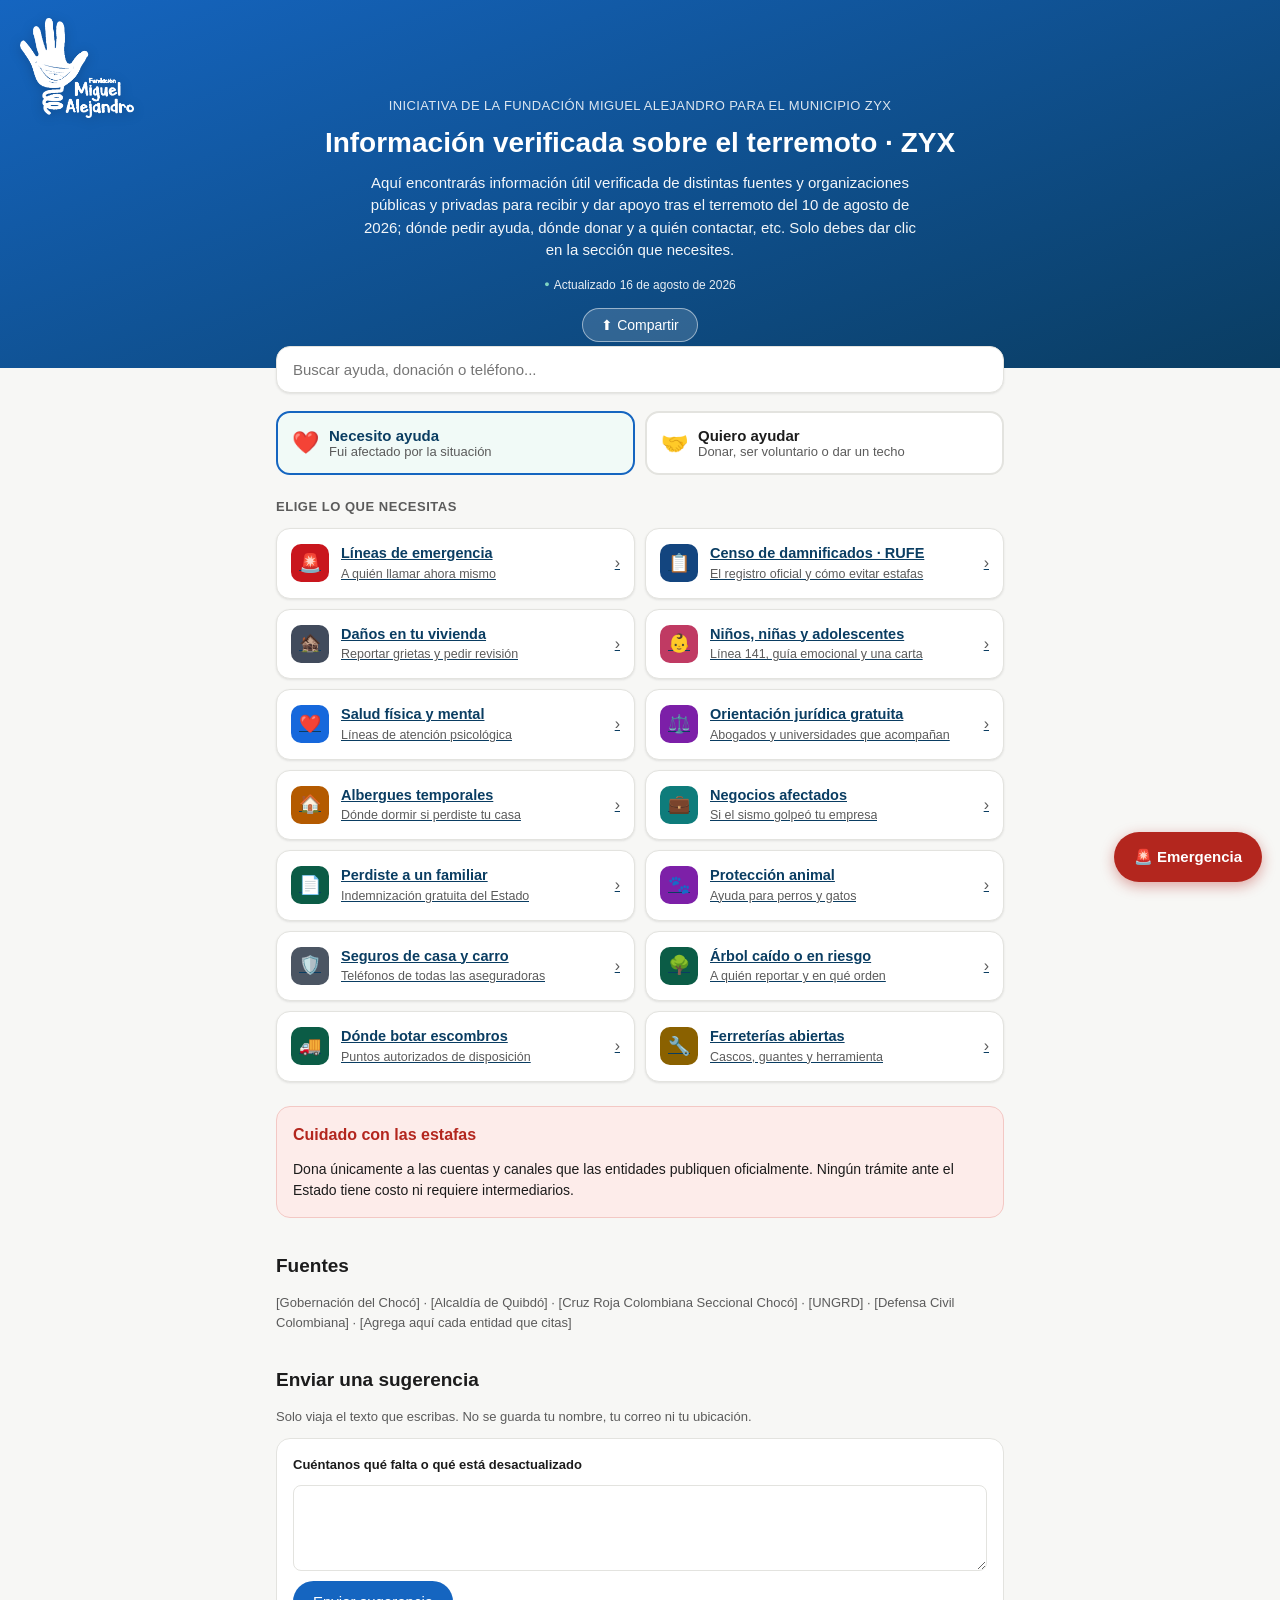
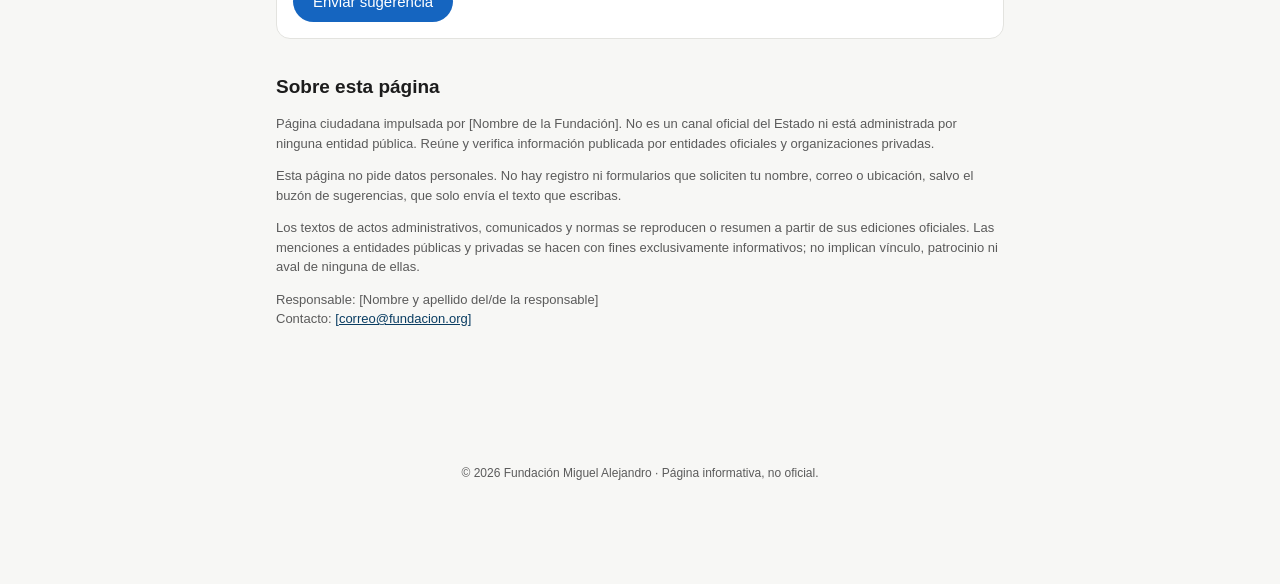
<file: index.html>
<!DOCTYPE html>
<html lang="es">
<head>
<meta charset="UTF-8" />
<meta name="viewport" content="width=device-width, initial-scale=1, viewport-fit=cover" />
<meta name="theme-color" content="#0a3d62" />
<title>Información verificada sobre el terremoto · Chocó</title>
<meta id="meta-description" name="description" content="Información verificada sobre el terremoto en Chocó." />
<meta property="og:type" content="website" />
<meta id="meta-og-title" property="og:title" content="Información verificada sobre el terremoto · Chocó" />
<meta id="meta-og-description" property="og:description" content="Dónde pedir ayuda, dónde donar y a quién llamar, con la fuente de cada dato." />
<link rel="icon" href="data:image/svg+xml,<svg xmlns='http://www.w3.org/2000/svg' viewBox='0 0 100 100'><rect width='100' height='100' rx='22' fill='%230a3d62'/><path d='M12 55h13l8-27 12 45 10-31 7 13h26' fill='none' stroke='%23fff' stroke-width='8' stroke-linejoin='round' stroke-linecap='round'/></svg>" />
<link rel="stylesheet" href="styles.css" />
</head>
<body>

<header class="cabecera">
  <img id="logo-fundacion" class="logo-fundacion" src="" alt="Logo de la fundación" hidden />
  <p class="etiqueta" id="etiqueta-fundacion">Iniciativa de [Nombre de la Fundación]</p>
  <h1 id="titulo-principal">Información verificada</h1>
  <p class="descripcion" id="descripcion-larga"></p>
  <p class="meta-actualizado">
    <span class="punto-verde">●</span>
    Actualizado <span id="fecha-corte"></span>
    <span id="separador-en-linea"> · </span>
    <span id="en-linea"></span>
  </p>
  <button id="btn-compartir" class="btn-compartir" type="button">⬆ Compartir</button>
</header>

<main>

  <div class="buscador-wrap">
    <input type="search" id="buscador" class="buscador" placeholder="Buscar ayuda, donación o teléfono..." />
  </div>

  <!-- ===================== VISTA: CUADRÍCULA ===================== -->
  <div id="vista-grid">

    <div class="tarjetas-modo">
      <button class="tarjeta-modo activa" id="modo-necesito" type="button" data-grupo="necesito">
        <span class="tarjeta-modo-icono">❤️</span>
        <span class="tarjeta-modo-texto">
          <strong>Necesito ayuda</strong>
          <span>Fui afectado por la situación</span>
        </span>
      </button>
      <button class="tarjeta-modo" id="modo-ayudar" type="button" data-grupo="ayudar">
        <span class="tarjeta-modo-icono">🤝</span>
        <span class="tarjeta-modo-texto">
          <strong>Quiero ayudar</strong>
          <span>Donar, ser voluntario o dar un techo</span>
        </span>
      </button>
    </div>

    <h2 class="titulo-elige">ELIGE LO QUE NECESITAS</h2>
    <div class="grid-categorias" id="grid-categorias"></div>
    <p class="sin-resultados" id="sin-resultados" hidden>No encontramos nada con ese término. Prueba con otra palabra.</p>
  </div>

  <!-- ===================== VISTA: DETALLE DE CATEGORÍA ===================== -->
  <div id="vista-detalle" hidden>
    <button id="btn-regresar" class="btn-regresar" type="button">‹ Regresar</button>
    <div class="detalle-encabezado">
      <span id="detalle-icono" class="detalle-icono"></span>
      <div>
        <h2 id="detalle-titulo"></h2>
        <p id="detalle-subtitulo" class="detalle-subtitulo"></p>
      </div>
    </div>
    <div id="detalle-items" class="detalle-items"></div>
    <p class="detalle-meta" id="detalle-meta"></p>
  </div>

  <section class="seccion-aviso" id="seccion-aviso-estafas">
    <h2>Cuidado con las estafas</h2>
    <p id="texto-aviso-estafas"></p>
  </section>

  <section class="seccion-fuentes">
    <h2>Fuentes</h2>
    <p id="texto-fuentes"></p>
  </section>

  <section class="seccion-sugerencia">
    <h2>Enviar una sugerencia</h2>
    <p id="texto-ayuda-formulario" class="ayuda-toque"></p>

    <!-- Formulario ESTÁTICO para que Netlify Forms lo detecte al desplegar -->
    <form
      name="sugerencias-choco"
      method="POST"
      data-netlify="true"
      netlify-honeypot="empresa"
      action="/gracias.html"
      class="formulario"
    >
      <input type="hidden" name="form-name" value="sugerencias-choco" />
      <p class="campo-oculto">
        <label>No llenar este campo: <input name="empresa" /></label>
      </p>
      <label for="mensaje">Cuéntanos qué falta o qué está desactualizado</label>
      <textarea id="mensaje" name="mensaje" maxlength="600" rows="4" required></textarea>
      <button type="submit" class="btn-primario">Enviar sugerencia</button>
    </form>
  </section>

  <section class="seccion-sobre" aria-labelledby="h-sobre">
    <h2 id="h-sobre">Sobre esta página</h2>
    <p id="texto-sobre-pagina"></p>
    <p id="texto-privacidad"></p>
    <p id="texto-derechos-autor"></p>
    <p class="responsables">
      Responsable: <span id="texto-responsables"></span><br />
      Contacto: <a id="link-contacto" href="#"></a>
    </p>
  </section>

</main>

<footer class="pie">
  <p id="pie-fundacion"></p>
</footer>

<!-- Botón flotante de emergencia: navega directo a #emergencias -->
<a id="btn-emergencia-flotante" class="btn-emergencia-flotante" href="#emergencias">
  🚨 Emergencia
</a>


<script src="contenido.js"></script>
<script src="app.js"></script>
</body>
</html>
</file>
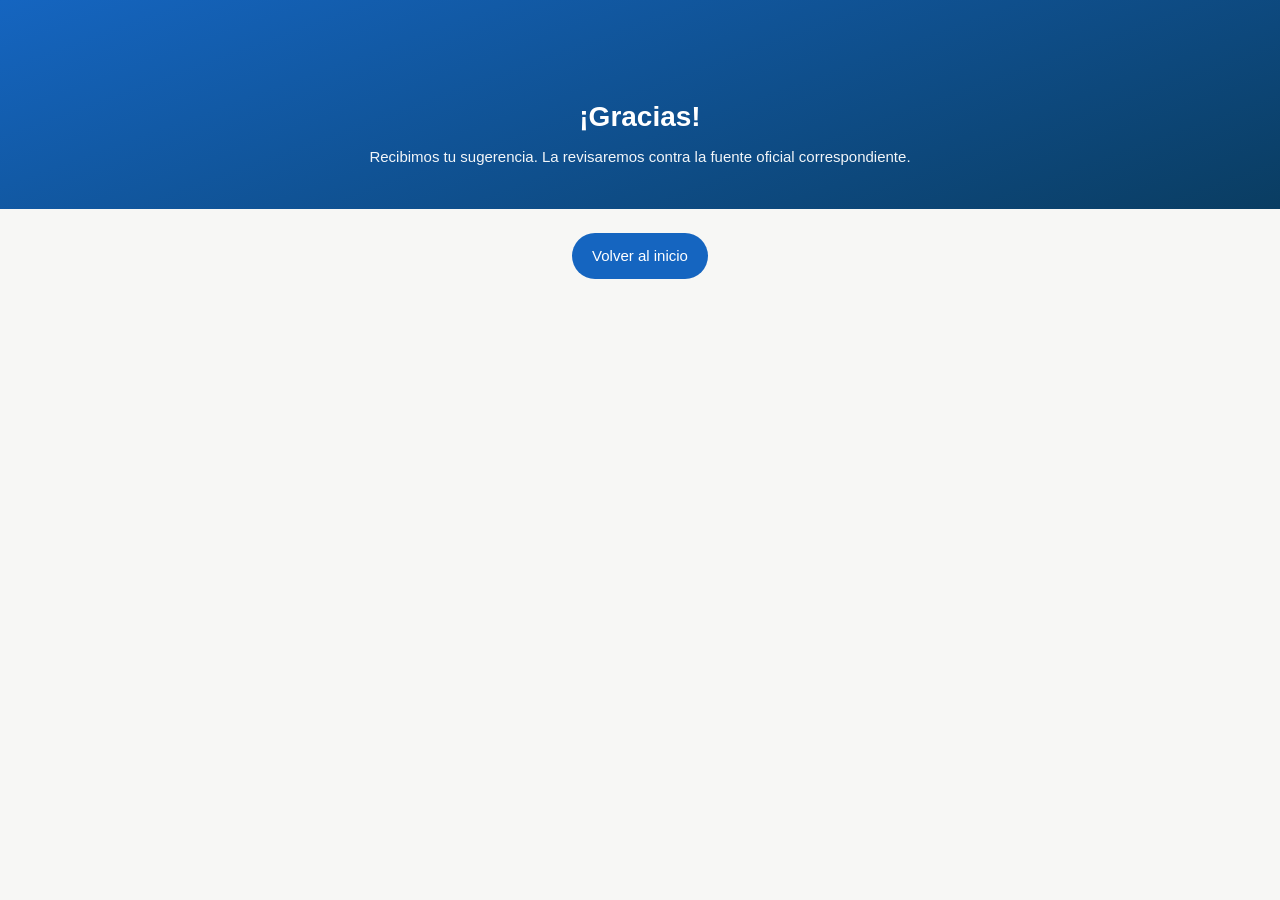
<file: gracias.html>
<!DOCTYPE html>
<html lang="es">
<head>
<meta charset="UTF-8" />
<meta name="viewport" content="width=device-width, initial-scale=1" />
<title>Gracias · Información verificada Chocó</title>
<link rel="stylesheet" href="styles.css" />
</head>
<body>
  <header class="cabecera">
    <h1>¡Gracias!</h1>
    <p class="descripcion">Recibimos tu sugerencia. La revisaremos contra la fuente oficial correspondiente.</p>
  </header>
  <main style="text-align:center; padding-top:24px;">
    <a href="/" class="btn-primario" style="display:inline-block; text-decoration:none;">Volver al inicio</a>
  </main>
</body>
</html>
</file>
<file: styles.css>
:root {
  /* Paleta azul de la Fundación Miguel Alejandro (tomada del logo) */
  --verde: #1565c0;
  --verde-oscuro: #0a3d62;
  --fondo: #f7f7f5;
  --texto: #1c1c1c;
  --texto-suave: #5b5b5b;
  --borde: #e3e3df;
  --alerta: #b3261e;
  --alerta-fondo: #fdecea;
  --radio: 14px;
  --sombra: 0 1px 3px rgba(0,0,0,0.06), 0 1px 2px rgba(0,0,0,0.04);
}

* { box-sizing: border-box; }

body {
  margin: 0;
  font-family: -apple-system, BlinkMacSystemFont, "Segoe UI", Roboto, Arial, sans-serif;
  background: var(--fondo);
  color: var(--texto);
  line-height: 1.5;
}

main {
  max-width: 760px;
  margin: 0 auto;
  padding: 0 16px 90px;
}

/* ---------- Cabecera ---------- */

.cabecera {
  position: relative;
  background: linear-gradient(160deg, var(--verde), var(--verde-oscuro));
  color: #fff;
  padding: 28px 16px 26px;
  padding-top: 96px;
  text-align: center;
}

.logo-fundacion {
  position: absolute;
  top: 18px;
  left: 20px;
  max-height: 100px;
  max-width: 260px;
  filter: drop-shadow(0 2px 6px rgba(0, 0, 0, 0.18));
}

@media (max-width: 560px) {
  .logo-fundacion {
    max-height: 64px;
    max-width: 170px;
    top: 14px;
    left: 14px;
  }
  .cabecera {
    padding-top: 74px;
  }
}

.etiqueta {
  margin: 0 0 6px;
  font-size: 13px;
  opacity: 0.85;
  text-transform: uppercase;
  letter-spacing: 0.03em;
}

.cabecera h1 { margin: 0 0 8px; font-size: 28px; }

.descripcion {
  margin: 0 auto 14px;
  max-width: 560px;
  font-size: 15px;
  opacity: 0.95;
}

.meta-actualizado {
  display: flex;
  align-items: center;
  justify-content: center;
  gap: 4px;
  font-size: 12px;
  opacity: 0.9;
  margin: 0 0 14px;
}

.punto-verde { color: #8be3c8; font-size: 9px; }

.btn-compartir {
  background: rgba(255,255,255,0.15);
  border: 1px solid rgba(255,255,255,0.5);
  color: #fff;
  padding: 8px 18px;
  border-radius: 999px;
  font-size: 14px;
  cursor: pointer;
}

.btn-compartir:hover { background: rgba(255,255,255,0.25); }

/* ---------- Buscador ---------- */

.buscador-wrap { margin: -22px 0 18px; position: relative; z-index: 2; }

.buscador {
  width: 100%;
  padding: 14px 16px;
  border-radius: var(--radio);
  border: 1px solid var(--borde);
  background: #fff;
  box-shadow: var(--sombra);
  font-size: 15px;
}

.buscador:focus { outline: 2px solid var(--verde); outline-offset: 1px; }

/* ---------- Tarjetas modo (Necesito ayuda / Quiero ayudar) ---------- */

.tarjetas-modo {
  display: grid;
  grid-template-columns: 1fr 1fr;
  gap: 10px;
  margin-bottom: 22px;
}

.tarjeta-modo {
  display: flex;
  align-items: center;
  gap: 10px;
  background: #fff;
  border: 2px solid var(--borde);
  border-radius: var(--radio);
  padding: 14px;
  text-align: left;
  cursor: pointer;
  font-family: inherit;
}

.tarjeta-modo-icono { font-size: 22px; }

.tarjeta-modo-texto { display: flex; flex-direction: column; font-size: 13px; color: var(--texto-suave); }
.tarjeta-modo-texto strong { font-size: 15px; color: var(--texto); }

.tarjeta-modo.activa { border-color: var(--verde); background: #f1faf7; }
.tarjeta-modo.activa .tarjeta-modo-texto strong { color: var(--verde-oscuro); }

/* ---------- Grid de categorías ---------- */

.titulo-elige {
  font-size: 13px;
  letter-spacing: 0.04em;
  color: var(--texto-suave);
  margin: 0 0 12px;
}

.grid-categorias {
  display: grid;
  grid-template-columns: 1fr 1fr;
  gap: 10px;
}

.tarjeta-categoria {
  display: flex;
  align-items: center;
  gap: 12px;
  background: #fff;
  border: 1px solid var(--borde);
  border-radius: var(--radio);
  padding: 14px;
  text-align: left;
  cursor: pointer;
  box-shadow: var(--sombra);
  font-family: inherit;
}

.tarjeta-categoria:hover { border-color: var(--verde); }

.tarjeta-categoria-icono {
  flex: 0 0 auto;
  width: 38px;
  height: 38px;
  border-radius: 10px;
  display: flex;
  align-items: center;
  justify-content: center;
  font-size: 18px;
  color: #fff;
}

.tarjeta-categoria-texto { display: flex; flex-direction: column; min-width: 0; }
.tarjeta-categoria-texto strong { font-size: 14.5px; }
.tarjeta-categoria-texto span {
  font-size: 12.5px;
  color: var(--texto-suave);
  overflow: hidden;
  text-overflow: ellipsis;
  white-space: nowrap;
}

.tarjeta-categoria-flecha { margin-left: auto; color: var(--texto-suave); }

.sin-resultados {
  text-align: center;
  color: var(--texto-suave);
  font-size: 14px;
  margin: 24px 0;
}

/* ---------- Vista de detalle ---------- */

.btn-regresar {
  background: #eef6f3;
  border: 1px solid #cfe8e0;
  color: var(--verde-oscuro);
  font-weight: 600;
  padding: 9px 16px;
  border-radius: 999px;
  cursor: pointer;
  margin-bottom: 18px;
  font-size: 14px;
}

.detalle-encabezado {
  display: flex;
  align-items: center;
  gap: 12px;
  margin-bottom: 6px;
}

.detalle-icono {
  width: 42px;
  height: 42px;
  border-radius: 12px;
  background: var(--verde);
  color: #fff;
  display: flex;
  align-items: center;
  justify-content: center;
  font-size: 20px;
  flex: 0 0 auto;
}

.detalle-encabezado h2 { margin: 0; font-size: 21px; }
.detalle-subtitulo { margin: 2px 0 0; font-size: 13.5px; color: var(--texto-suave); }

.detalle-items {
  display: flex;
  flex-direction: column;
  gap: 12px;
  margin-top: 20px;
}

.item-tarjeta {
  background: #fff;
  border: 1px solid var(--borde);
  border-radius: var(--radio);
  padding: 16px;
  box-shadow: var(--sombra);
}

.item-etiqueta {
  font-size: 11.5px;
  font-weight: 700;
  letter-spacing: 0.03em;
  color: var(--verde-oscuro);
  text-transform: uppercase;
  margin-bottom: 4px;
}

.item-titulo { font-size: 16px; font-weight: 600; margin-bottom: 4px; }
.item-descripcion { font-size: 14px; color: var(--texto-suave); margin-bottom: 12px; }

.item-acciones { display: flex; flex-wrap: wrap; gap: 8px; }

.item-accion {
  display: inline-flex;
  align-items: center;
  gap: 6px;
  background: var(--verde);
  color: #fff;
  border: none;
  border-radius: 10px;
  padding: 10px 14px;
  font-size: 14px;
  font-weight: 600;
  cursor: pointer;
  text-decoration: none;
}

.item-accion:hover { background: var(--verde-oscuro); }
.item-accion.copiado { background: #2b2b2b; }

.detalle-meta {
  margin-top: 18px;
  font-size: 12px;
  color: var(--texto-suave);
  border-top: 1px solid var(--borde);
  padding-top: 12px;
}

/* ---------- Secciones inferiores ---------- */

h2 { font-size: 19px; margin: 34px 0 12px; }

.seccion-aviso {
  margin-top: 24px;
  background: var(--alerta-fondo);
  border: 1px solid #f3c8c4;
  border-radius: var(--radio);
  padding: 16px;
}

.seccion-aviso h2 { margin-top: 0; color: var(--alerta); font-size: 16px; }
.seccion-aviso p { margin: 0; font-size: 14px; }

.seccion-fuentes p { font-size: 13px; color: var(--texto-suave); }

.ayuda-toque { font-size: 13px; color: var(--texto-suave); margin: 0 0 12px; }

.formulario {
  display: flex;
  flex-direction: column;
  gap: 10px;
  background: #fff;
  border: 1px solid var(--borde);
  border-radius: var(--radio);
  padding: 16px;
}

.formulario label { font-size: 13px; font-weight: 600; }

.formulario textarea {
  border: 1px solid var(--borde);
  border-radius: 8px;
  padding: 10px;
  font-family: inherit;
  font-size: 14px;
  resize: vertical;
}

.campo-oculto { display: none; }

.btn-primario {
  background: var(--verde);
  color: #fff;
  border: none;
  border-radius: 999px;
  padding: 12px 20px;
  font-size: 15px;
  cursor: pointer;
  align-self: flex-start;
}

.btn-primario:hover { background: var(--verde-oscuro); }

.seccion-sobre p { font-size: 13px; color: var(--texto-suave); }
.responsables { font-size: 13px; }

.pie {
  text-align: center;
  padding: 20px 16px 90px;
  font-size: 12px;
  color: var(--texto-suave);
}

a { color: var(--verde-oscuro); }

/* ---------- Botón flotante Emergencia ---------- */

.btn-emergencia-flotante {
  position: fixed;
  right: 18px;
  bottom: 18px;
  background: var(--alerta);
  color: #fff;
  border: none;
  border-radius: 999px;
  padding: 14px 20px;
  font-size: 15px;
  font-weight: 600;
  box-shadow: 0 4px 14px rgba(179,38,30,0.4);
  cursor: pointer;
  z-index: 10;
  text-decoration: none;
  display: inline-block;
}

.btn-emergencia-flotante:hover { background: #931a14; }

@media (max-width: 480px) {
  .cabecera h1 { font-size: 24px; }
  .tarjetas-modo { grid-template-columns: 1fr; }
  .grid-categorias { grid-template-columns: 1fr; }
}
</file>
